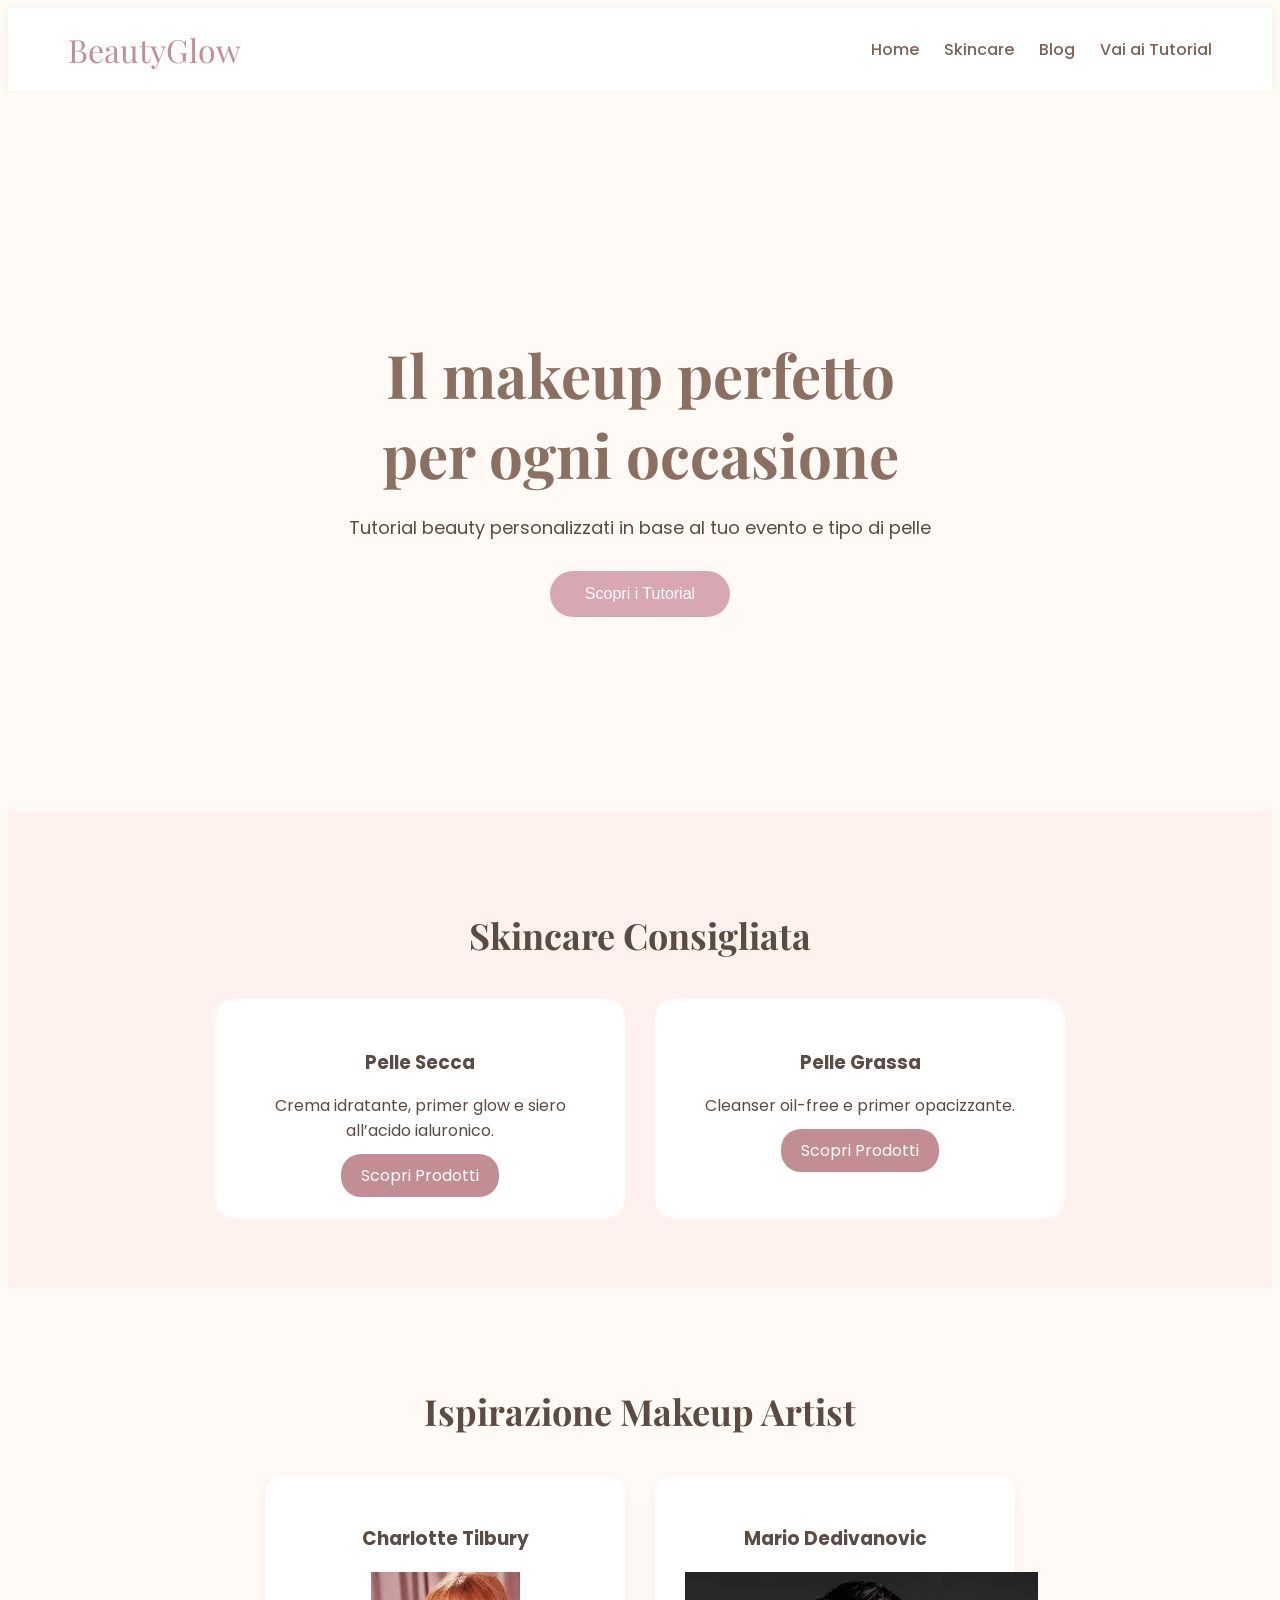
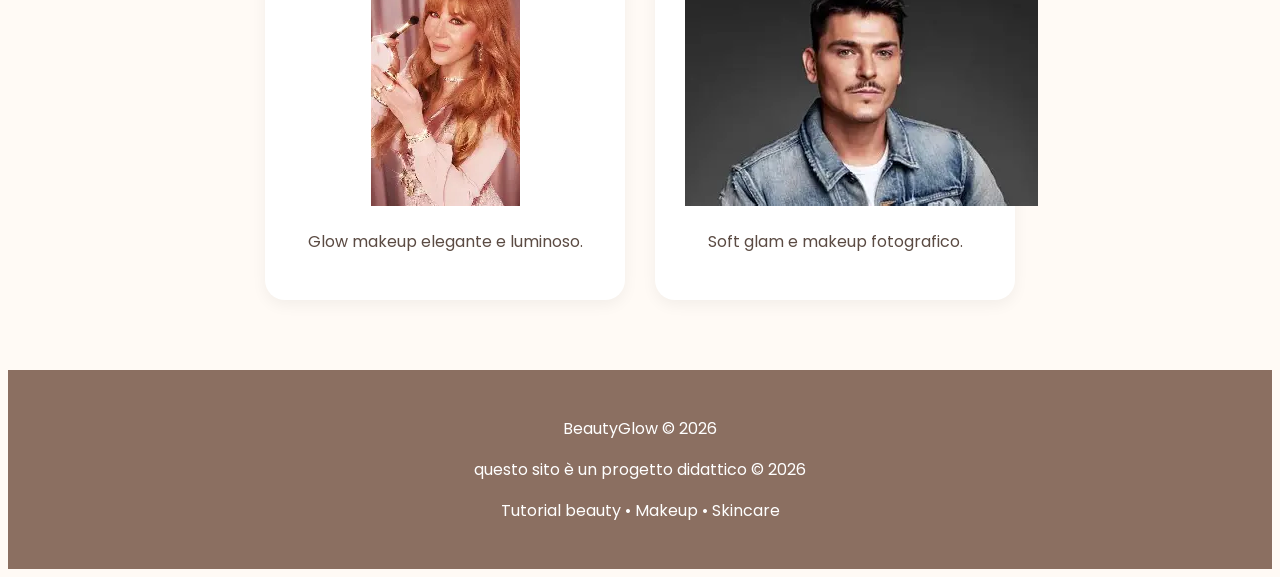
<file: index.html>
<!-- index.html -->
<!DOCTYPE html>
<html lang="it">
<head>
  <meta charset="UTF-8">
  <meta name="viewport" content="width=device-width, initial-scale=1.0">
  <title>BeautyGlow</title>

  <!-- FONT -->
  <link rel="preconnect" href="https://fonts.googleapis.com">
  <link rel="preconnect" href="https://fonts.gstatic.com" crossorigin>

  <link href="https://fonts.googleapis.com/css2?family=Playfair+Display:wght@600&family=Poppins:wght@300;400;500;600&display=swap" rel="stylesheet">

  <link rel="stylesheet" href="style.css">
</head>

<body>

  <!-- HEADER -->

  <header>

    <div class="logo">
      BeautyGlow
    </div>

<nav>
<a href="#home">Home</a>
<a href="#skincare">Skincare</a>
<a href="#blog">Blog</a>
<a href="tutorial.html" class="btn">Vai ai Tutorial</a>


</nav>

  </header>

  <!-- MAIN -->

  <main>

    <!-- HERO SECTION -->

    <section class="hero" id="home">

      <div class="hero-text">

        <h1>
          Il makeup perfetto<br>
          per ogni occasione
        </h1>

        <p>
          Tutorial beauty personalizzati in base
          al tuo evento e tipo di pelle
        </p>

        <button>
          Scopri i Tutorial
        </button>

      </div>

    </section>


    <!-- SKINCARE -->

    <section class="skincare" id="skincare">

      <h2>Skincare Consigliata</h2>

      <div class="skin-container">

        <div class="skin-box">

          <h3>Pelle Secca</h3>

          <p>
            Crema idratante, primer glow e siero all’acido ialuronico.
          </p>

          <a href="https://www.sephora.it" target="_blank">
            Scopri Prodotti
          </a>

        </div>

        <div class="skin-box">

          <h3>Pelle Grassa</h3>

          <p>
            Cleanser oil-free e primer opacizzante.
          </p>

          <a href="https://www.sephora.it" target="_blank">
            Scopri Prodotti
          </a>

        </div>

      </div>

    </section>

    <!-- MAKEUP ARTIST -->

    <section class="artists" id="blog">

      <h2>Ispirazione Makeup Artist</h2>

      <div class="artist-container">

        <div class="artist-card">
          <h3>Charlotte Tilbury</h3>
         
		 <img src="./charlotte.jpg" alt="Charlotte Tilbury">
           <p>
		   Glow makeup elegante e luminoso.
          </p>
        </div>

        <div class="artist-card">
          <h3>Mario Dedivanovic</h3>
		  <img src="./mario.jpg" alt="Mario Dedivanovic">
          <p>
            Soft glam e makeup fotografico.
          </p>
        </div>

      </div>

    </section>

  </main>

  <!-- FOOTER -->

  <footer>

    <p>
      BeautyGlow © 2026
    </p>
	<p>
      questo sito è un progetto didattico © 2026
    </p>
    <p>
      Tutorial beauty • Makeup • Skincare
    </p>

  </footer>

  <script src="script.js"></script>

</body>
</html>
</file>
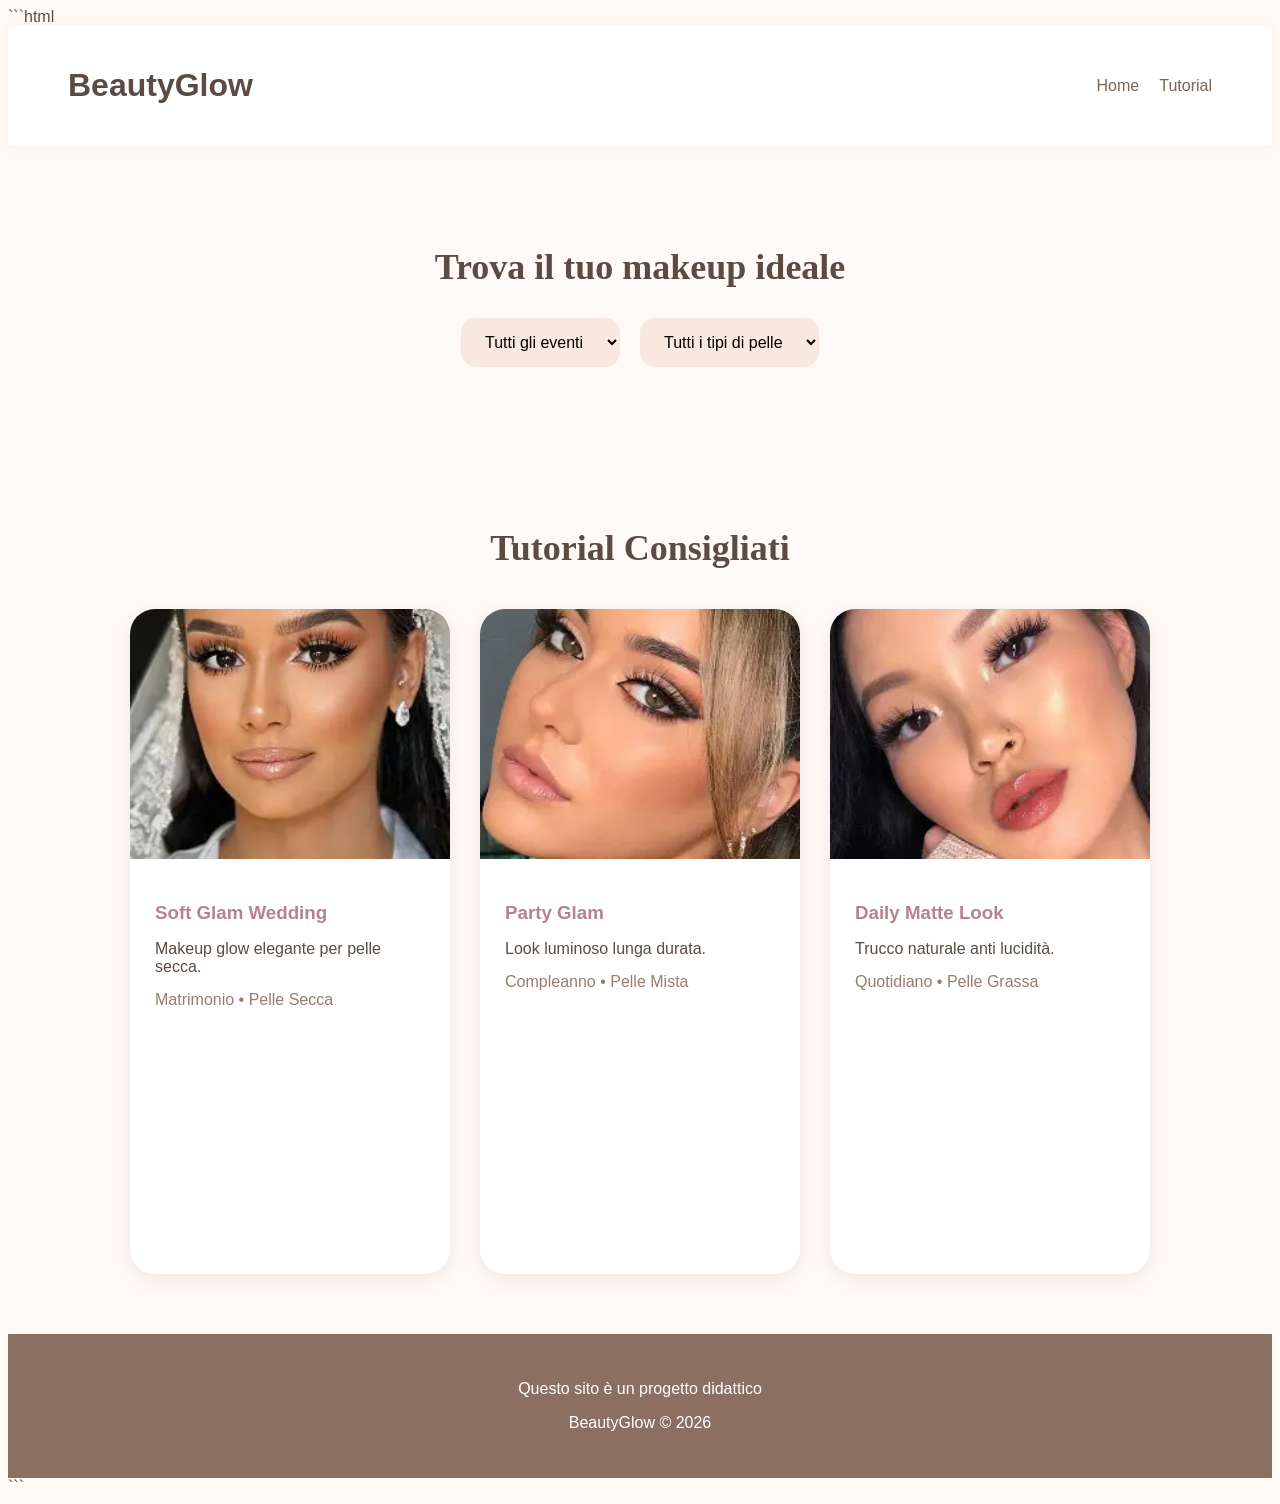
<file: tutorial.html>
```html
<!DOCTYPE html>
<html lang="it">

<head>
  <meta charset="UTF-8">
  <meta name="viewport" content="width=device-width, initial-scale=1.0">
  <title>Tutorial Makeup - BeautyGlow</title>

  <link rel="stylesheet" href="style.css">
</head>

<body>

  <header>

    <h1>BeautyGlow</h1>

    <nav>
      <ul>
        <li><a href="index.html">Home</a></li>
        <li><a href="tutorial.html">Tutorial</a></li>
      </ul>
    </nav>

  </header>

  <main>

    <!-- FILTRI -->

    <section class="filters">

      <h2>Trova il tuo makeup ideale</h2>

      <div class="filter-container">

        <select id="evento">

          <option value="all">Tutti gli eventi</option>
          <option value="matrimonio">Matrimonio</option>
          <option value="compleanno">Compleanno</option>
          <option value="battesimo">Battesimo</option>
          <option value="quotidiano">Quotidiano</option>

        </select>

        <select id="pelle">

          <option value="all">Tutti i tipi di pelle</option>
          <option value="secca">Pelle secca</option>
          <option value="mista">Pelle mista</option>
          <option value="grassa">Pelle grassa</option>

        </select>

      </div>

    </section>

    <!-- TUTORIAL -->

    <section class="tutorial-section" id="tutorial">

      <h2>Tutorial Consigliati</h2>

      <div class="tutorial-container">

        <!-- CARD 1 -->

        <div class="card"
        data-evento="matrimonio"
        data-pelle="secca">

          <img src="./wedding.jpg" alt="makeup">

          <div class="card-content">

            <h3>Soft Glam Wedding</h3>

            <p>
              Makeup glow elegante per pelle secca.
            </p>

            <span>
              Matrimonio • Pelle Secca
            </span>

            <iframe
              width="100%"
              height="220"
              src="https://www.youtube.com/embed/o5TL24kpk3M"
              title="Wedding Makeup Tutorial"
              frameborder="0"
              allowfullscreen>
            </iframe>

          </div>

        </div>

        <!-- CARD 2 -->

        <div class="card"
        data-evento="compleanno"
        data-pelle="mista">

          <img src="./party.jpg" alt="party makeup">

          <div class="card-content">

            <h3>Party Glam</h3>

            <p>
              Look luminoso lunga durata.
            </p>

            <span>
              Compleanno • Pelle Mista
            </span>

            <iframe
              width="100%"
              height="220"
              src="https://www.youtube.com/embed/7x8iQhW1jzQ"
              title="Party Glam Makeup"
              frameborder="0"
              allowfullscreen>
            </iframe>

          </div>

        </div>

        <!-- CARD 3 -->

        <div class="card"
        data-evento="quotidiano"
        data-pelle="grassa">

          <img src="./daily.jpg" alt="daily makeup">

          <div class="card-content">

            <h3>Daily Matte Look</h3>

            <p>
              Trucco naturale anti lucidità.
            </p>

            <span>
              Quotidiano • Pelle Grassa
            </span>

            <iframe
              width="100%"
              height="220"
              src="https://www.youtube.com/embed/fCCfUwsAqOw"
              title="Daily Matte Makeup"
              frameborder="0"
              allowfullscreen>
            </iframe>

          </div>

        </div>

      </div>

    </section>

  </main>

  <footer>

    <p>Questo sito è un progetto didattico</p>
    <p>BeautyGlow © 2026</p>

  </footer>

  <script src="scripts.js"></script>

</body>

</html>
```
</file>
<file: style.css>
{
  margin:0;
  padding:0;
  box-sizing:border-box;
}
body{
  font-family:'Poppins', sans-serif;
  background:#fffaf5;
  color:#5b4b43;
}

/* HEADER */

header{
  display:flex;
  justify-content:space-between;
  align-items:center;

  padding:20px 60px;

  background:#fff;

  box-shadow:0 2px 10px rgba(0,0,0,0.05);
}

.logo{
  font-size:32px;
  font-family:'Playfair Display', serif;
  color:#c38d94;
}

nav{
  display:flex;
  gap:25px;
}
nav ul {
    list-style: none;
    display: flex;
    gap: 20px;
    padding: 0;
    margin: 0;
}
nav a{
  text-decoration:none;
  color:#7b6357;
  font-weight:500;
  transition:0.3s;
}

nav a:hover{
  color:#c38d94;
}

/* HERO */

.hero{
  height:80vh;

  display:flex;
  align-items:center;
  justify-content:center;

  text-align:center;

  background:linear-gradient(
    rgba(255,250,245,0.8),
    rgba(255,250,245,0.8)
  ),

  url("https://images.unsplash.com/photo-1515886657613-9f3515b0c78f?q=80&w=1400&auto=format&fit=crop");

  background-size:cover;
  background-position:center;
}

.hero-text{
  max-width:700px;
}

.hero h1{
  font-size:60px;
  font-family:'Playfair Display', serif;
  margin-bottom:20px;
  color:#8b6f61;
}

.hero p{
  font-size:18px;
  margin-bottom:30px;
}

.hero button{
  padding:14px 35px;

  border:none;

  background:#d8a7b1;
  color:white;

  border-radius:30px;

  cursor:pointer;

  font-size:16px;

  transition:0.3s;
}

.hero button:hover{
  background:#c38d94;
}

/* FILTERS */

.filters{
  padding:70px 40px;
  text-align:center;
}

.filters h2{
  margin-bottom:30px;
  font-size:36px;
  font-family:'Playfair Display', serif;
}

.filter-container{
  display:flex;
  justify-content:center;
  gap:20px;
}

select{
  padding:15px 20px;
  border:none;
  border-radius:15px;
  background:#f8e8df;
  font-size:16px;
}

/* TUTORIAL */

.tutorial-section{
  padding:60px 40px;
}

.tutorial-section h2{
  text-align:center;
  margin-bottom:40px;
  font-size:36px;
  font-family:'Playfair Display', serif;
}

.tutorial-container{
  display:flex;
  justify-content:center;
  gap:30px;
  flex-wrap:wrap;
}

.card{
  width:320px;

  background:white;

  border-radius:25px;

  overflow:hidden;

  box-shadow:0 5px 20px rgba(0,0,0,0.08);

  transition:0.3s;
}

.card:hover{
  transform:translateY(-8px);
}

.card img{
  width:100%;
  height:250px;
  object-fit:cover;
}

.card-content{
  padding:25px;
}

.card-content h3{
  margin-bottom:10px;
  color:#b5838d;
}

.card-content p{
  margin-bottom:15px;
}

.card-content span{
  display:block;
  margin-bottom:20px;
  color:#9c7b70;
}

.card-content a{
  text-decoration:none;

  background:#d8a7b1;
  color:white;

  padding:10px 18px;

  border-radius:20px;
}

/* SKINCARE */

.skincare{
  padding:70px 40px;
  background:#fff2ee;
}

.skincare h2{
  text-align:center;
  margin-bottom:40px;
  font-size:36px;
  font-family:'Playfair Display', serif;
}

.skin-container{
  display:flex;
  justify-content:center;
  gap:30px;
  flex-wrap:wrap;
}

.skin-box{
  width:350px;

  background:white;

  padding:30px;

  border-radius:20px;

  text-align:center;
}

.skin-box h3{
  margin-bottom:15px;
}

.skin-box p{
  margin-bottom:20px;
}

.skin-box a{
  text-decoration:none;
  color:white;
  background:#c38d94;

  padding:10px 20px;

  border-radius:20px;
}

/* ARTISTS */

.artists{
  padding:70px 40px;
}

.artists h2{
  text-align:center;
  margin-bottom:40px;
  font-size:36px;
  font-family:'Playfair Display', serif;
}

.artist-container{
  display:flex;
  justify-content:center;
  gap:30px;
  flex-wrap:wrap;
}

.artist-card{
  width:300px;

  background:white;

  padding:30px;

  border-radius:20px;

  box-shadow:0 5px 15px rgba(0,0,0,0.05);

  text-align:center;
}

/* FOOTER */

footer{
  background:#8b6f61;
  color:white;

  text-align:center;

  padding:30px;
}
</file>
